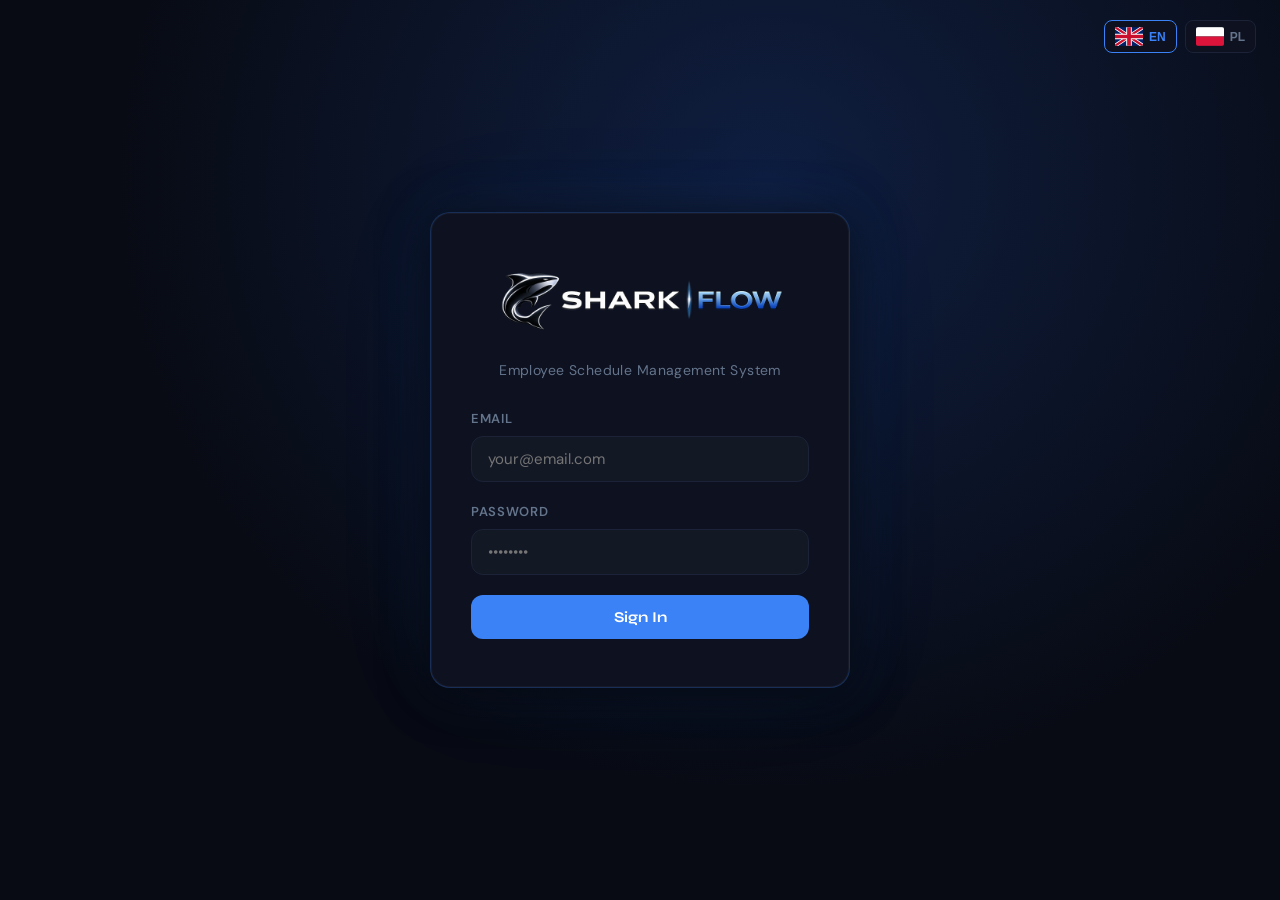
<file: frontend/index.html>
<!DOCTYPE html>
<html lang="en">
<head>
    <meta charset="UTF-8">
    <meta name="viewport" content="width=device-width, initial-scale=1.0">
    <title>SharkFlow</title>

    <!-- Import two fonts from Google Fonts -->
    <!-- Syne — modern, geometric font for headings -->
    <!-- DM Sans — readable font for text -->
    <link rel="preconnect" href="https://fonts.googleapis.com">
    <link href="https://fonts.googleapis.com/css2?family=DM+Sans:wght@400;500;600&family=Syne:wght@700;800&display=swap" rel="stylesheet">

    <link rel="stylesheet" href="assets/css/style.css?v=2">
</head>
<body class="login-page">

    <!-- Przełącznik języka -->
    <div class="login-lang-picker">
        <button type="button" class="login-flag-btn" data-lang="en" onclick="setLoginLang('en')">
            <svg width="28" height="19" viewBox="0 0 60 40" xmlns="http://www.w3.org/2000/svg">
                <rect width="60" height="40" fill="#012169"/>
                <path d="M0,0 L60,40 M60,0 L0,40" stroke="#fff" stroke-width="8"/>
                <path d="M0,0 L60,40 M60,0 L0,40" stroke="#C8102E" stroke-width="5"/>
                <path d="M30,0 V40 M0,20 H60" stroke="#fff" stroke-width="12"/>
                <path d="M30,0 V40 M0,20 H60" stroke="#C8102E" stroke-width="8"/>
            </svg>
            <span>EN</span>
        </button>
        <button type="button" class="login-flag-btn" data-lang="pl" onclick="setLoginLang('pl')">
            <svg width="28" height="19" viewBox="0 0 60 40" xmlns="http://www.w3.org/2000/svg">
                <rect width="60" height="20" fill="#fff"/>
                <rect y="20" width="60" height="20" fill="#DC143C"/>
            </svg>
            <span>PL</span>
        </button>
    </div>

    <div class="login-container">

        <!-- Logo -->
        <div class="login-brand">
            <img src="assets/images/logo.png" alt="SharkFlow" class="login-logo-img">
        </div>
        <p class="login-subtitle" data-i18n="login_subtitle"></p>

        <form id="login-form" class="login-form">
            <div class="form-group">
                <label for="email" data-i18n="label_email">Email</label>
                <input type="email" id="email" placeholder="your@email.com" required>
            </div>
            <div class="form-group">
                <label for="password" data-i18n="label_password">Password</label>
                <input type="password" id="password" placeholder="••••••••" required>
            </div>
            <div id="error-msg" class="error-msg" style="display:none"></div>
            <button type="submit" id="login-btn" class="btn-primary" data-i18n="login_btn">Sign In</button>
        </form>
    </div>

    <!-- Script order is important — api.js must be loaded first since auth.js uses it -->
    <script src="assets/js/api.js"></script>
    <script src="assets/js/translations.js"></script>
    <script>
        function setLoginLang(lang) {
            localStorage.setItem("lang", lang);
            document.querySelectorAll(".login-flag-btn").forEach(btn => {
                btn.classList.toggle("active", btn.dataset.lang === lang);
            });
            applyLanguage();
        }
        document.addEventListener("DOMContentLoaded", () => {
            const lang = localStorage.getItem("lang") || "en";
            setLoginLang(lang);
        });
    </script>
    <script src="assets/js/auth.js"></script>
</body>
</html>
</file>
<file: frontend/assets/css/style.css>
/* ── GLOBAL VARIABLES ────────────────────────────────────────
   Define colors and values once here, use everywhere.
   Change color in one place = change throughout application */
:root {
    --bg: #080b14;
    --bg-card: #0d1120;
    --bg-sidebar: #090d1a;
    --bg-input: #131825;
    --border: #1c2338;
    --accent: #3b82f6;
    --accent-hover: #2563eb;
    --success: #22c55e;
    --warning: #f59e0b;
    --danger: #ef4444;
    --text: #e2e8f0;
    --text-muted: #64748b;
    --radius: 12px;
    --shadow: 0 4px 32px rgba(0,0,0,0.6);
}

/* ── RESET AND BASICS ─────────────────────────────────────────
   Remove default browser styles that differ between
   Chrome, Firefox and Edge */
*, *::before, *::after {
    box-sizing: border-box; /* padding doesn't expand element beyond its width */
    margin: 0;
    padding: 0;
}

body {
    font-family: 'DM Sans', sans-serif;
    background: var(--bg);
    color: var(--text);
    min-height: 100vh;
    line-height: 1.6;
}

/* Syne font only for headings */
h1, h2, h3, .brand-icon {
    font-family: 'Syne', sans-serif;
}

/* ── STRONA LOGOWANIA ───────────────────────────────────────*/

/* Flexbox centruje kartę logowania na środku ekranu */
.login-page {
    display: flex;
    align-items: center;
    justify-content: center;
    min-height: 100vh;
    /* Subtle gradient background instead of flat color */
    background: radial-gradient(ellipse at 60% 20%, #0f1e40 0%, #080b14 60%);
}

.login-container {
    background: var(--bg-card);
    border: 1px solid rgba(59,130,246,0.25);
    border-radius: 20px;
    padding: 48px 40px;
    width: 100%;
    max-width: 420px;
    box-shadow:
        0 4px 48px rgba(0,0,0,0.7),
        0 0 0 1px rgba(255,255,255,0.04) inset,
        0 0 60px rgba(59,130,246,0.1),
        0 0 120px rgba(59,130,246,0.05);
    animation: fadeUp 0.5s ease;
}

.login-lang-picker {
    position: fixed;
    top: 20px;
    right: 24px;
    display: flex;
    gap: 8px;
    z-index: 10;
}

.login-flag-btn {
    display: flex;
    align-items: center;
    gap: 6px;
    background: var(--bg-card);
    border: 1px solid var(--border);
    border-radius: 8px;
    padding: 6px 10px;
    color: var(--text-muted);
    font-size: 12px;
    font-weight: 600;
    cursor: pointer;
    transition: border-color .15s, color .15s;
}

.login-flag-btn svg {
    border-radius: 2px;
    display: block;
    flex-shrink: 0;
}

.login-flag-btn:hover { border-color: var(--accent); color: var(--text); }
.login-flag-btn.active { border-color: var(--accent); color: var(--accent); }

.login-brand {
    display: flex;
    justify-content: center;
    align-items: center;
    height: 90px;
    overflow: hidden;
    margin-bottom: 16px;
}

.login-logo-img {
    max-width: 300px;
    width: 100%;
    height: auto;
    object-fit: contain;
    flex-shrink: 0;
}

.login-subtitle {
    color: var(--text-muted);
    font-size: 14px;
    text-align: center;
    margin-top: -8px;
    margin-bottom: 28px;
    letter-spacing: 0.03em;
}

/* ── FORMULARZE ─────────────────────────────────────────────*/

.login-form {
    display: flex;
    flex-direction: column; /* elementy jeden pod drugim */
    gap: 20px;              /* odstęp między elementami */
}

.form-group {
    display: flex;
    flex-direction: column;
    gap: 6px;
}

.form-group label {
    font-size: 13px;
    font-weight: 600;
    color: var(--text-muted);
    text-transform: uppercase;
    letter-spacing: 0.05em;
}

.form-group input,
.form-group select,
.form-group textarea,
.manage-add-panel input[type="text"],
.manage-add-panel input[type="tel"],
.manage-add-panel input[type="email"] {
    background: var(--bg-input);
    border: 1px solid var(--border);
    border-radius: var(--radius);
    padding: 12px 16px;
    color: var(--text);
    font-family: 'DM Sans', sans-serif;
    font-size: 15px;
    transition: border-color 0.2s;
    outline: none;
}

/* Highlight field when user is typing */
.form-group input:focus,
.form-group select:focus,
.form-group textarea:focus,
.manage-add-panel input:focus {
    border-color: var(--accent);
}

/* ── PRZYCISKI ──────────────────────────────────────────────*/

.btn-primary {
    background: var(--accent);
    color: white;
    border: none;
    border-radius: var(--radius);
    padding: 13px 24px;
    font-family: 'Syne', sans-serif;
    font-size: 15px;
    font-weight: 700;
    cursor: pointer;
    transition: background 0.2s, transform 0.1s;
    width: 100%;
}

.btn-primary:hover {
    background: var(--accent-hover);
    transform: translateY(-1px); /* gentle lift on hover */
}

.btn-primary:disabled {
    opacity: 0.6;
    cursor: not-allowed;
    transform: none;
}

.btn-secondary {
    background: transparent;
    color: var(--text);
    border: 1px solid var(--border);
    border-radius: var(--radius);
    padding: 10px 20px;
    font-family: 'DM Sans', sans-serif;
    font-size: 14px;
    font-weight: 500;
    cursor: pointer;
    transition: border-color 0.2s, background 0.2s;
}

.btn-secondary:hover {
    border-color: var(--accent);
    background: rgba(59,130,246, 0.08);
}

.btn-danger {
    background: transparent;
    color: var(--danger);
    border: 1px solid var(--danger);
    border-radius: var(--radius);
    padding: 8px 16px;
    font-size: 13px;
    cursor: pointer;
    transition: background 0.2s;
}

.btn-danger:hover {
    background: rgba(239, 68, 68, 0.1);
}

/* ── KOMUNIKAT BŁĘDU ────────────────────────────────────────*/

.error-msg {
    background: rgba(239, 68, 68, 0.1);
    border: 1px solid var(--danger);
    color: var(--danger);
    border-radius: var(--radius);
    padding: 12px 16px;
    font-size: 14px;
}

/* ── LAYOUT DASHBOARDU ──────────────────────────────────────*/

/* CSS Grid dzieli ekran na dwie kolumny: wąski sidebar i główna treść */
.app-layout {
    display: grid;
    grid-template-columns: 240px 1fr;
    min-height: 100vh;
}

/* ── SIDEBAR (left navigation panel) ────────────────────────*/

.sidebar {
    background: var(--bg-sidebar);
    border-right: 1px solid var(--border);
    padding: 20px 12px;
    display: flex;
    flex-direction: column;
    gap: 4px;
    position: sticky;
    top: 0;
    height: 100vh;
    overflow-y: auto;
}

.sidebar-brand {
    padding: 0 0 12px;
    margin-bottom: 12px;
    border-bottom: 1px solid var(--border);
    height: 70px;
    overflow: hidden;
    display: flex;
    align-items: center;
    justify-content: center;
}

.sidebar-logo-img {
    max-width: 180px;
    width: 100%;
    height: auto;
    object-fit: contain;
    display: block;
    flex-shrink: 0;
}

.brand-shark-text {
    font-family: 'Syne', sans-serif;
    font-size: 17px;
    font-weight: 800;
    color: #ffffff;
    letter-spacing: 0.04em;
}

.brand-sep {
    font-family: 'Syne', sans-serif;
    font-size: 17px;
    font-weight: 300;
    color: #3b82f6;
    margin: 0 3px;
    opacity: 0.85;
}

.brand-flow-text {
    font-family: 'Syne', sans-serif;
    font-size: 17px;
    font-weight: 800;
    background: linear-gradient(135deg, #93c5fd, #3b82f6);
    -webkit-background-clip: text;
    -webkit-text-fill-color: transparent;
    background-clip: text;
    letter-spacing: 0.04em;
}

/* Login page — większy rozmiar tekstu logo */
.login-brand-text .brand-shark-text,
.login-brand-text .brand-sep,
.login-brand-text .brand-flow-text {
    font-size: 34px;
}

.sidebar-user {
    display: flex;
    align-items: center;
    gap: 10px;
    padding: 10px 12px;
    border-radius: var(--radius);
    background: rgba(59,130,246,0.06);
    border: 1px solid var(--border);
    margin-bottom: 4px;
}

.sidebar-avatar {
    width: 34px;
    height: 34px;
    border-radius: 50%;
    background: linear-gradient(135deg, #3b82f6, #8b5cf6);
    display: flex;
    align-items: center;
    justify-content: center;
    font-family: 'Syne', sans-serif;
    font-size: 13px;
    font-weight: 700;
    color: white;
    flex-shrink: 0;
}

.sidebar-user-info { min-width: 0; }

.sidebar-user-name {
    font-size: 13px;
    font-weight: 600;
    color: var(--text);
    white-space: nowrap;
    overflow: hidden;
    text-overflow: ellipsis;
}

.sidebar-user-role {
    font-size: 11px;
    color: var(--text-muted);
}

/* Single link in sidebar */
.nav-item {
    display: flex;
    align-items: center;
    gap: 12px;
    padding: 11px 14px;
    border-radius: var(--radius);
    cursor: pointer;
    color: var(--text-muted);
    font-size: 14px;
    font-weight: 500;
    transition: all 0.2s;
    border: none;
    background: none;
    width: 100%;
    text-align: left;
}

.nav-item:hover {
    background: rgba(59,130,246,0.08);
    color: var(--text);
}

.nav-item.active {
    background: rgba(59,130,246,0.15);
    color: var(--accent);
    font-weight: 600;
    box-shadow: inset 3px 0 0 var(--accent);
    animation: navGlow 3s ease-in-out infinite;
}

/* Logout button — red and rounded */
.logout-btn {
    background: var(--danger) !important;
    color: white !important;
    border-radius: 50px !important;
    margin-top: 16px;
}

.logout-btn:hover {
    background: #dc2626 !important;
    color: white !important;
}

.nav-icon { font-size: 18px; }

/* Push logout button to the very bottom of sidebar */
.sidebar-spacer { flex: 1; }

/* ── GŁÓWNA TREŚĆ ───────────────────────────────────────────*/

.main-content {
    padding: 32px;
    overflow-y: auto;
}

.page-header {
    display: flex;
    align-items: center;
    justify-content: space-between;
    margin-bottom: 28px;
}

.page-title {
    font-size: 24px;
    font-weight: 800;
    font-family: 'Syne', sans-serif;
    transition: color 0.3s ease, text-shadow 0.3s ease;
}

.page-title.active {
    background: linear-gradient(135deg, var(--text) 0%, var(--accent) 45%, #93c5fd 100%);
    background-size: 200% auto;
    -webkit-background-clip: text;
    -webkit-text-fill-color: transparent;
    background-clip: text;
    animation: gradientShift 5s ease infinite;
}

/* ── KARTY ──────────────────────────────────────────────────*/

.card {
    background: var(--bg-card);
    border: 1px solid rgba(59,130,246,0.35);
    border-radius: 16px;
    padding: 24px;
    margin-bottom: 24px;
    box-shadow:
        0 4px 32px rgba(0,0,0,0.5),
        0 0 0 1px rgba(255,255,255,0.06) inset,
        0 0 30px rgba(59,130,246,0.18),
        0 0 80px rgba(59,130,246,0.10),
        0 0 140px rgba(59,130,246,0.06);
}

/* ── KALENDARZ ──────────────────────────────────────────────*/

.calendar-nav {
    display: flex;
    align-items: center;
    gap: 16px;
    margin-bottom: 20px;
}

.calendar-nav h2 {
    font-size: 20px;
    font-weight: 700;
    min-width: 200px;
    text-align: center;
}

/* Calendar grid — 7 columns (days of week) */
.calendar-grid {
    display: grid;
    grid-template-columns: repeat(7, 1fr);
    gap: 4px;
}

/* Week day headers (Mon, Tue, Wed...) */
.calendar-day-header {
    text-align: center;
    font-size: 12px;
    font-weight: 600;
    color: var(--text-muted);
    text-transform: uppercase;
    padding: 8px 0;
    letter-spacing: 0.05em;
}

/* Single day in calendar */
.calendar-day {
    height: 100px;
    overflow: hidden;
    background: var(--bg-input);
    border: 1px solid var(--border);
    border-radius: 8px;
    padding: 6px;
    cursor: pointer;
    transition: border-color 0.2s, box-shadow 0.2s, transform 0.15s, background 0.2s;
}

.calendar-day:hover {
    border-color: var(--accent);
    background: rgba(59,130,246, 0.07);
    box-shadow: 0 0 0 1px rgba(59,130,246,0.2), 0 4px 16px rgba(59,130,246,0.12);
    transform: translateY(-1px);
}

/* Day from different month — dimmed */
.calendar-day.other-month {
    opacity: 0.3;
}

/* Today's day — highlighted */
.calendar-day.today {
    border-color: var(--accent);
    background: rgba(59,130,246, 0.08);
}

.day-number {
    font-size: 12px;
    font-weight: 600;
    color: var(--text-muted);
    margin-bottom: 4px;
}

.calendar-day.today .day-number {
    color: var(--accent);
}

/* Shift tile inside day */
.shift-chip {
    background: rgba(59,130,246, 0.2);
    border: 1px solid rgba(59,130,246, 0.4);
    border-radius: 4px;
    padding: 2px 6px;
    font-size: 11px;
    margin-bottom: 2px;
    white-space: nowrap;
    overflow: hidden;
    text-overflow: ellipsis; /* "..." when text is too long */
    color: var(--accent);
}

/* "+N more" badge in calendar cell */
.shift-chip-more {
    font-size: 10px;
    font-weight: 600;
    color: var(--text-muted);
    padding: 1px 5px;
    margin-top: 1px;
}

/* ── ANNOUNCEMENTS ──────────────────────────────────*/

.announcement-card {
    background: var(--bg-card);
    border: 1px solid var(--border);
    border-radius: 16px;
    padding: 22px 26px;
    margin-bottom: 16px;
    transition: border-color 0.2s;
}

.announcement-card:hover {
    border-color: var(--accent);
}

.announcement-header {
    display: flex;
    align-items: flex-start;
    justify-content: space-between;
    gap: 12px;
    margin-bottom: 12px;
}

.announcement-title {
    font-family: 'Syne', sans-serif;
    font-size: 16px;
    font-weight: 700;
    color: var(--text);
    margin: 0;
}

.announcement-content {
    font-size: 14px;
    color: var(--text);
    line-height: 1.75;
    white-space: pre-wrap;
    margin: 0 0 16px;
}

.announcement-footer {
    display: flex;
    align-items: center;
    justify-content: space-between;
    gap: 12px;
    flex-wrap: wrap;
    font-size: 12px;
    color: var(--text-muted);
    border-top: 1px solid var(--border);
    padding-top: 12px;
}

/* ── DEPARTMENT TABS ────────────────────────────────*/

.dept-tabs {
    display: none;
    flex-wrap: wrap;
    gap: 8px;
    margin-bottom: 16px;
}

.dept-tab {
    padding: 7px 18px;
    border-radius: 20px;
    border: 1px solid var(--border);
    background: transparent;
    color: var(--text-muted);
    font-family: 'DM Sans', sans-serif;
    font-size: 13px;
    font-weight: 500;
    cursor: pointer;
    transition: border-color 0.2s, color 0.2s, background 0.2s;
}

.dept-tab:hover {
    border-color: var(--accent);
    color: var(--text);
}

.dept-tab.active {
    background: var(--accent);
    border-color: var(--accent);
    color: #fff;
    font-weight: 600;
}

.dept-more-wrap {
    position: relative;
}

.dept-more-btn {
    display: inline-flex;
    align-items: center;
    gap: 7px;
}

.dept-more-dots {
    font-size: 18px;
    letter-spacing: 1px;
    line-height: 1;
    margin-top: -2px;
}

.dept-more-dot {
    width: 9px;
    height: 9px;
    border-radius: 50%;
    display: inline-block;
    flex-shrink: 0;
}

.dept-dropdown {
    position: absolute;
    top: calc(100% + 8px);
    left: 0;
    background: var(--bg-card);
    border: 1px solid var(--border);
    border-radius: 12px;
    padding: 5px;
    min-width: 170px;
    z-index: 60;
    box-shadow: 0 8px 32px rgba(0,0,0,0.4), 0 0 0 1px rgba(255,255,255,0.04) inset;
    opacity: 0;
    transform: translateY(-10px) scale(0.96);
    pointer-events: none;
    transition: opacity 0.18s ease, transform 0.18s ease;
    transform-origin: top left;
}

.dept-more-wrap.open .dept-dropdown {
    opacity: 1;
    transform: translateY(0) scale(1);
    pointer-events: auto;
}

.dept-dropdown-item {
    display: flex;
    align-items: center;
    gap: 10px;
    width: 100%;
    padding: 9px 12px;
    border: none;
    background: transparent;
    border-radius: 8px;
    color: var(--text-muted);
    font-family: 'DM Sans', sans-serif;
    font-size: 13px;
    font-weight: 500;
    cursor: pointer;
    text-align: left;
    transition: background 0.15s, color 0.15s;
}

.dept-dropdown-item:hover {
    background: var(--bg-input);
    color: var(--text);
}

.dept-dropdown-item.active {
    color: var(--accent);
    font-weight: 600;
}

.dept-dd-dot {
    width: 9px;
    height: 9px;
    border-radius: 50%;
    flex-shrink: 0;
}

/* ── CUSTOM DATEPICKER ──────────────────────────────*/

.dp-input-wrap {
    display: flex;
    align-items: stretch;
    background: var(--bg-input);
    border: 1px solid var(--border);
    border-radius: var(--radius);
    overflow: hidden;
    transition: border-color 0.2s;
}

.dp-input-wrap:focus-within {
    border-color: var(--accent);
}

.dp-input-wrap input.dp-input {
    flex: 1;
    background: transparent;
    border: none;
    border-radius: 0;
    padding: 12px 16px;
    color: var(--text);
    font-family: 'DM Sans', sans-serif;
    font-size: 15px;
    outline: none;
    cursor: pointer;
}

.dp-trigger {
    background: none;
    border: none;
    border-left: 1px solid var(--border);
    padding: 0 14px;
    color: var(--text-muted);
    cursor: pointer;
    display: flex;
    align-items: center;
    transition: color 0.2s, background 0.2s;
}

.dp-trigger:hover {
    color: var(--accent);
    background: rgba(59,130,246, 0.08);
}

.dp-popup {
    position: fixed;
    z-index: 300;
    background: var(--bg-card);
    border: 1px solid var(--border);
    border-radius: 16px;
    padding: 16px;
    box-shadow: 0 8px 32px rgba(0, 0, 0, 0.55);
    width: 272px;
    display: none;
    animation: fadeUp 0.2s ease;
}

.dp-popup.active {
    display: block;
}

.dp-header {
    display: flex;
    align-items: center;
    justify-content: space-between;
    margin-bottom: 12px;
}

.dp-month-title {
    font-family: 'Syne', sans-serif;
    font-size: 14px;
    font-weight: 700;
    color: var(--text);
}

.dp-nav-btn {
    background: none;
    border: 1px solid var(--border);
    border-radius: 8px;
    color: var(--text-muted);
    width: 28px;
    height: 28px;
    cursor: pointer;
    font-size: 18px;
    line-height: 1;
    display: flex;
    align-items: center;
    justify-content: center;
    transition: border-color 0.2s, color 0.2s;
}

.dp-nav-btn:hover {
    border-color: var(--accent);
    color: var(--accent);
}

.dp-weekdays {
    display: grid;
    grid-template-columns: repeat(7, 1fr);
    margin-bottom: 4px;
}

.dp-weekdays span {
    text-align: center;
    font-size: 10px;
    font-weight: 600;
    color: var(--text-muted);
    text-transform: uppercase;
    padding: 4px 0;
    letter-spacing: 0.04em;
}

.dp-days {
    display: grid;
    grid-template-columns: repeat(7, 1fr);
    gap: 2px;
}

.dp-day {
    aspect-ratio: 1;
    display: flex;
    align-items: center;
    justify-content: center;
    font-size: 13px;
    border-radius: 8px;
    cursor: pointer;
    color: var(--text);
    background: none;
    border: 1px solid transparent;
    transition: background 0.15s, color 0.15s, border-color 0.15s;
    font-family: 'DM Sans', sans-serif;
}

.dp-day:hover {
    background: rgba(59,130,246, 0.15);
    color: var(--accent);
}

.dp-day.today {
    border-color: var(--accent);
    color: var(--accent);
    font-weight: 600;
}

.dp-day.selected {
    background: var(--accent);
    color: #fff;
    border-color: var(--accent);
    font-weight: 600;
}

.dp-day.other-month {
    color: var(--text-muted);
    opacity: 0.35;
    pointer-events: none;
}

/* ── CUSTOM TIMEPICKER ──────────────────────────────*/

.tp-popup {
    position: fixed;
    z-index: 300;
    background: var(--bg-card);
    border: 1px solid var(--border);
    border-radius: 16px;
    padding: 16px;
    box-shadow: 0 8px 32px rgba(0, 0, 0, 0.55);
    width: 300px;
    display: none;
    animation: fadeUp 0.2s ease;
}

.tp-popup.active { display: block; }

.tp-display {
    font-family: 'Syne', sans-serif;
    font-size: 30px;
    font-weight: 800;
    color: var(--accent);
    text-align: center;
    letter-spacing: 0.08em;
    background: rgba(59,130,246, 0.08);
    border-radius: 10px;
    padding: 8px 0;
    margin-bottom: 14px;
    font-variant-numeric: tabular-nums lining-nums;
    font-feature-settings: "tnum";
}

.tp-body {
    display: grid;
    grid-template-columns: 1fr 1px 1fr;
    gap: 10px;
    align-items: start;
}

.tp-divider {
    background: var(--border);
    align-self: stretch;
}

.tp-col-label {
    font-size: 10px;
    font-weight: 600;
    color: var(--text-muted);
    text-transform: uppercase;
    letter-spacing: 0.05em;
    text-align: center;
    margin-bottom: 6px;
}

.tp-grid-hours {
    display: grid;
    grid-template-columns: repeat(4, 1fr);
    gap: 2px;
}

.tp-grid-mins {
    display: grid;
    grid-template-columns: repeat(3, 1fr);
    gap: 2px;
}

.tp-cell {
    padding: 6px 4px;
    text-align: center;
    font-size: 12px;
    font-family: 'DM Sans', sans-serif;
    border-radius: 6px;
    cursor: pointer;
    color: var(--text);
    background: none;
    border: 1px solid transparent;
    transition: background 0.15s, color 0.15s;
}

.tp-cell:hover {
    background: rgba(59,130,246, 0.15);
    color: var(--accent);
}

.tp-cell.selected {
    background: var(--accent);
    color: #fff;
    font-weight: 600;
}

/* ── COLOR SWATCH PICKER ────────────────────────────*/

.color-swatch-picker {
    display: flex;
    flex-wrap: wrap;
    gap: 8px;
    padding: 12px 14px;
    background: var(--bg-input);
    border: 1px solid var(--border);
    border-radius: var(--radius);
}

.color-swatch {
    width: 30px;
    height: 30px;
    border-radius: 50%;
    border: 2px solid transparent;
    cursor: pointer;
    transition: transform 0.15s, box-shadow 0.15s;
    flex-shrink: 0;
    outline: none;
}

.color-swatch:hover {
    transform: scale(1.2);
}

.color-swatch.selected {
    border-color: #fff;
    box-shadow: 0 0 0 2px rgba(255, 255, 255, 0.25);
    transform: scale(1.15);
}

/* ── DAY DETAIL MODAL ───────────────────────────────*/

.modal-day {
    max-width: 520px;
}

.day-modal-list {
    max-height: 360px;
    overflow-y: auto;
}

.day-shift-row {
    display: flex;
    align-items: center;
    justify-content: space-between;
    gap: 12px;
    padding: 12px 0;
    border-bottom: 1px solid var(--border);
}

.day-shift-row:last-child {
    border-bottom: none;
}

.day-shift-left {
    display: flex;
    align-items: center;
    gap: 12px;
    min-width: 0;
}

.day-shift-indicator {
    width: 4px;
    height: 36px;
    border-radius: 2px;
    flex-shrink: 0;
}

.day-shift-name {
    font-weight: 600;
    font-size: 14px;
    color: var(--text);
}

.day-shift-time {
    font-size: 12px;
    color: var(--text-muted);
    margin-top: 2px;
    display: flex;
    align-items: center;
    gap: 6px;
    flex-wrap: wrap;
}

.day-pos-badge {
    display: inline-block;
    padding: 1px 8px;
    border-radius: 20px;
    font-size: 11px;
    font-weight: 600;
    border: 1px solid;
}

.day-shift-note {
    font-size: 11px;
    color: var(--text-muted);
    font-style: italic;
}

.day-colleagues-header {
    margin: 16px 0 8px;
    padding: 6px 0;
    font-size: 11px;
    font-weight: 700;
    letter-spacing: 0.06em;
    text-transform: uppercase;
    color: var(--text-muted);
    border-top: 1px solid var(--border);
}

/* ── EMPLOYEE TABLE ───────────────────────────────*/

.table {
    width: 100%;
    border-collapse: collapse; /* remove spacing between cells */
    font-size: 14px;
}

.table th {
    text-align: left;
    padding: 12px 16px;
    color: var(--text-muted);
    font-size: 12px;
    text-transform: uppercase;
    letter-spacing: 0.05em;
    border-bottom: 1px solid var(--border);
}

.table td {
    padding: 14px 16px;
    border-bottom: 1px solid var(--border);
    vertical-align: middle;
}

.table tr:last-child td {
    border-bottom: none;
}

.table tr:hover td {
    background: rgba(255,255,255,0.02);
}

/* ── EMPLOYEE LABELS ──────────────────────────────────*/

/* Colored label e.g. "Operator" — color set dynamically by JS */
.label-badge {
    display: inline-block;
    padding: 3px 10px;
    border-radius: 20px;
    font-size: 12px;
    font-weight: 600;
    background: rgba(59,130,246, 0.15);
    color: var(--accent);
}

/* ── STATUS PRÓŚB ───────────────────────────────────────────*/

.status-badge {
    display: inline-block;
    padding: 4px 12px;
    border-radius: 20px;
    font-size: 12px;
    font-weight: 600;
}

.status-pending  { background: rgba(245,158,11,0.15); color: var(--warning); border: 1px solid rgba(245,158,11,0.25); }
.status-approved { background: rgba(34,197,94,0.15);  color: var(--success); border: 1px solid rgba(34,197,94,0.25);  }
.status-rejected { background: rgba(239,68,68,0.15);  color: var(--danger);  border: 1px solid rgba(239,68,68,0.25);  }

/* ── REQUESTS ────────────────────────────────────────*/

.req-card {
    display: flex;
    background: var(--bg-card);
    border: 1px solid rgba(59,130,246,0.2);
    border-radius: 14px;
    overflow: hidden;
    margin-bottom: 12px;
    transition: border-color 0.2s;
    box-shadow:
        0 2px 16px rgba(0,0,0,0.4),
        0 0 0 1px rgba(255,255,255,0.04) inset,
        0 0 24px rgba(59,130,246,0.08);
}

.req-card:hover {
    border-color: var(--accent);
}

.req-card-stripe {
    width: 4px;
    flex-shrink: 0;
}

.req-card-body {
    flex: 1;
    padding: 16px 20px;
    display: flex;
    flex-direction: column;
    gap: 8px;
    min-width: 0;
}

.req-card-top {
    display: flex;
    align-items: center;
    gap: 10px;
    flex-wrap: wrap;
}

.req-type-icon {
    display: inline-flex;
    align-items: center;
    margin-right: 7px;
    opacity: 0.75;
    vertical-align: middle;
}

.req-card-type {
    display: inline-flex;
    align-items: center;
    font-size: 14px;
    font-weight: 700;
    color: var(--text);
}

.req-card-meta {
    display: flex;
    flex-wrap: wrap;
    align-items: center;
    gap: 12px;
    font-size: 13px;
    color: var(--text-muted);
}

.req-card-emp {
    font-weight: 600;
    color: var(--text);
}

.req-card-dates {
    display: flex;
    align-items: center;
    gap: 5px;
}

.req-card-days {
    background: var(--bg-input);
    border: 1px solid var(--border);
    border-radius: 6px;
    padding: 1px 7px;
    font-size: 11px;
    font-weight: 600;
    margin-left: 2px;
}

.req-card-reason {
    font-style: italic;
    font-size: 12px;
    overflow: hidden;
    text-overflow: ellipsis;
    white-space: nowrap;
    max-width: 360px;
}

.req-card-actions {
    display: flex;
    gap: 8px;
    flex-wrap: wrap;
    margin-top: 4px;
}

.req-action-btn {
    padding: 5px 14px;
    border-radius: 8px;
    border: 1px solid var(--border);
    background: transparent;
    color: var(--text-muted);
    font-size: 12px;
    font-weight: 600;
    cursor: pointer;
    font-family: 'DM Sans', sans-serif;
    transition: background 0.15s, color 0.15s, border-color 0.15s;
    position: relative;
    overflow: hidden;
}

.req-card-times {
    display: inline-flex;
    align-items: center;
    gap: 5px;
    background: var(--bg-input);
    border: 1px solid var(--border);
    border-radius: 6px;
    padding: 1px 8px;
    font-size: 12px;
    font-weight: 600;
    color: var(--text);
}

.req-time-label {
    font-size: 11px;
    font-weight: 700;
    color: var(--text-muted);
    text-transform: uppercase;
    letter-spacing: 0.07em;
    margin-bottom: 10px;
    padding-bottom: 8px;
    border-bottom: 1px solid var(--border);
}

.req-time-row {
    display: flex;
    align-items: flex-end;
    gap: 8px;
}

.req-time-row .form-group {
    flex: 1;
    min-width: 0;
}

.req-time-row .dp-input-wrap input.dp-input {
    padding: 10px 8px;
    min-width: 0;
    width: 0;
}

.req-time-arrow {
    color: var(--text-muted);
    font-size: 16px;
    padding-bottom: 10px;
    flex-shrink: 0;
}

.req-action-btn:hover { background: var(--bg-input); color: var(--text); border-color: var(--accent); }
.req-approve-btn { border-color: rgba(34,197,94,0.35); color: var(--success); }
.req-approve-btn:hover { background: rgba(34,197,94,0.12); border-color: var(--success); }
.req-reject-btn  { border-color: rgba(239,68,68,0.35);  color: var(--danger); }
.req-reject-btn:hover  { background: rgba(239,68,68,0.12);  border-color: var(--danger); }

/* Request detail modal */
.req-detail-header {
    display: flex;
    align-items: center;
    justify-content: space-between;
    padding: 14px 18px;
    border-radius: 10px;
    border: 1px solid;
    margin-bottom: 20px;
}

.req-detail-type {
    font-size: 15px;
    font-weight: 700;
    color: var(--text);
}

.req-detail-grid {
    display: grid;
    grid-template-columns: 1fr 1fr;
    gap: 16px;
    margin-bottom: 8px;
}

.req-detail-item {
    display: flex;
    flex-direction: column;
    gap: 4px;
}

.req-detail-label {
    font-size: 11px;
    font-weight: 600;
    color: var(--text-muted);
    text-transform: uppercase;
    letter-spacing: 0.07em;
}

.req-detail-value {
    font-size: 14px;
    color: var(--text);
    line-height: 1.5;
}

/* ── MODAL (dialog box) ─────────────────────────────*/

/* Dark background behind modal */
.modal-overlay {
    display: none;
    position: fixed;
    inset: 0;
    background: rgba(0,0,0,0.6);
    backdrop-filter: blur(4px);
    z-index: 100;
    align-items: flex-start;
    justify-content: center;
    overflow-y: auto;
    padding: 24px 16px;
}

.modal-overlay.active {
    display: flex;
    animation: fadeIn 0.2s ease both;
}

@keyframes fadeIn {
    from { opacity: 0; }
    to   { opacity: 1; }
}

.modal {
    background: var(--bg-card);
    border: 1px solid rgba(59,130,246,0.25);
    border-radius: 20px;
    padding: 32px;
    width: 100%;
    max-width: 480px;
    margin: auto;
    box-shadow:
        0 4px 32px rgba(0,0,0,0.6),
        0 0 0 1px rgba(255,255,255,0.04) inset,
        0 0 40px rgba(59,130,246,0.08),
        0 0 80px rgba(59,130,246,0.04);
    animation: modalEnter 0.38s cubic-bezier(0.34, 1.42, 0.64, 1) both;
}

@keyframes modalEnter {
    from { opacity: 0; transform: translateY(24px) scale(0.96); }
    to   { opacity: 1; transform: translateY(0)   scale(1); }
}

.modal-wide {
    max-width: 700px;
    width: 95vw;
}

.modal-xl {
    max-width: 960px;
    width: 96vw;
}

/* ── EMPLOYEE SCHEDULE MODAL ───────────────────────────────── */
.emp-sched-header {
    display: flex;
    align-items: center;
    justify-content: space-between;
    margin-bottom: 20px;
}

.emp-sched-identity {
    display: flex;
    align-items: center;
    gap: 14px;
}

.emp-sched-avatar {
    width: 46px;
    height: 46px;
    border-radius: 50%;
    background: linear-gradient(135deg, var(--accent) 0%, #6366f1 100%);
    display: flex;
    align-items: center;
    justify-content: center;
    font-family: 'Syne', sans-serif;
    font-weight: 700;
    font-size: 18px;
    color: #fff;
    flex-shrink: 0;
}

.emp-sched-name {
    font-family: 'Syne', sans-serif;
    font-size: 20px;
    font-weight: 700;
    color: var(--text);
}

.emp-sched-subtitle {
    font-size: 12px;
    color: var(--text-muted);
    margin-top: 2px;
}

.emp-sched-stats-bar {
    display: flex;
    gap: 12px;
    margin-bottom: 20px;
    flex-wrap: wrap;
}

.emp-sched-stat {
    flex: 1;
    min-width: 100px;
    background: var(--bg-secondary, var(--bg-input));
    border: 1px solid var(--border);
    border-radius: 12px;
    padding: 12px 16px;
}

.emp-sched-stat-val {
    font-family: 'Syne', sans-serif;
    font-size: 22px;
    font-weight: 700;
    color: var(--accent);
    font-variant-numeric: tabular-nums lining-nums;
}

.emp-sched-stat-lbl {
    font-size: 11px;
    color: var(--text-muted);
    margin-top: 2px;
    text-transform: uppercase;
    letter-spacing: .04em;
}

.emp-sched-nav {
    display: flex;
    align-items: center;
    justify-content: center;
    gap: 16px;
    margin-bottom: 16px;
}

.emp-sched-month-title {
    font-family: 'Syne', sans-serif;
    font-size: 16px;
    font-weight: 700;
    min-width: 180px;
    text-align: center;
    color: var(--text);
}

.emp-sched-nav-btn {
    background: var(--bg-input);
    border: 1px solid var(--border);
    color: var(--text-muted);
    border-radius: 8px;
    width: 32px;
    height: 32px;
    display: flex;
    align-items: center;
    justify-content: center;
    cursor: pointer;
    transition: border-color 0.15s, color 0.15s;
}

.emp-sched-nav-btn:hover {
    border-color: var(--accent);
    color: var(--accent);
}

.emp-sched-grid {
    display: grid;
    grid-template-columns: repeat(7, 1fr);
    gap: 4px;
    margin-bottom: 16px;
}

.emp-sched-day-header {
    text-align: center;
    font-size: 11px;
    font-weight: 600;
    color: var(--text-muted);
    text-transform: uppercase;
    letter-spacing: .05em;
    padding: 6px 0;
}

.emp-sched-cell {
    background: var(--bg-input);
    border: 1px solid var(--border);
    border-radius: 10px;
    padding: 8px;
    min-height: 80px;
    display: flex;
    flex-direction: column;
    gap: 3px;
    transition: border-color 0.15s;
}

.emp-sched-cell.other-month {
    background: transparent;
    border-color: transparent;
}

.emp-sched-cell.today {
    border-color: var(--accent);
    box-shadow: 0 0 0 1px var(--accent)44;
}

.emp-sched-cell.has-shift {
    border-color: var(--border);
    background: rgba(59,130,246,0.05);
}

.emp-sched-day-num {
    font-size: 12px;
    font-weight: 600;
    color: var(--text-muted);
    margin-bottom: 2px;
}

.emp-sched-cell.today .emp-sched-day-num {
    color: var(--accent);
}

.emp-sched-chip {
    font-size: 10px;
    font-weight: 600;
    padding: 2px 6px;
    border-radius: 5px;
    border-left: 3px solid;
    white-space: nowrap;
    overflow: hidden;
    text-overflow: ellipsis;
}

.emp-sched-legend {
    display: flex;
    gap: 20px;
    flex-wrap: wrap;
    padding-top: 12px;
    border-top: 1px solid var(--border);
}

.emp-sched-legend-item {
    display: flex;
    align-items: center;
    gap: 6px;
    font-size: 12px;
    color: var(--text-muted);
}

.emp-sched-legend-dot {
    width: 8px;
    height: 8px;
    border-radius: 50%;
    flex-shrink: 0;
}

.ds-summary-grid {
    display: grid;
    grid-template-columns: repeat(3, 1fr);
    gap: 12px;
    margin-bottom: 24px;
}

.ds-table-wrap {
    overflow-x: auto;
    -webkit-overflow-scrolling: touch;
}

.modal-header {
    display: flex;
    align-items: center;
    justify-content: space-between;
    margin-bottom: 24px;
}

.modal-title {
    font-family: 'Syne', sans-serif;
    font-size: 20px;
    font-weight: 700;
}

.modal-close {
    background: none;
    border: none;
    color: var(--text-muted);
    font-size: 24px;
    cursor: pointer;
    line-height: 1;
}

.modal-close:hover { color: var(--text); }

.modal-footer {
    display: flex;
    gap: 12px;
    justify-content: flex-end;
    margin-top: 24px;
}

/* ── CUSTOM NOTIFICATION MODAL ─────────────────────────────*/

.notification-modal {
    text-align: center;
    max-width: 400px;
}

.notification-icon {
    font-size: 48px;
    margin-bottom: 16px;
}

.notification-title {
    font-size: 20px;
    font-weight: 700;
    color: var(--text);
    margin-bottom: 8px;
}

.notification-message {
    font-size: 15px;
    color: var(--text-muted);
    margin-bottom: 24px;
    line-height: 1.5;
}

/* ── POWIADOMIENIA ──────────────────────────────────────────*/

.notif-badge {
    background: var(--danger);
    color: white;
    border-radius: 50%;
    width: 18px;
    height: 18px;
    font-size: 11px;
    display: inline-flex;
    align-items: center;
    justify-content: center;
    margin-left: auto;
    position: relative;
}

.notif-badge::after {
    content: '';
    position: absolute;
    inset: -2px;
    border-radius: 50%;
    border: 2px solid var(--danger);
    animation: pulseRing 2.2s ease-out infinite;
    pointer-events: none;
}

.notif-item {
    background: var(--bg-card);
    border: 1px solid rgba(59,130,246,0.2);
    border-radius: 14px;
    padding: 16px 20px;
    margin-bottom: 12px;
    font-size: 14px;
    transition: border-color 0.2s;
    box-shadow:
        0 2px 16px rgba(0,0,0,0.4),
        0 0 0 1px rgba(255,255,255,0.04) inset,
        0 0 24px rgba(59,130,246,0.08);
}

.notif-item:hover {
    border-color: var(--accent);
}

.notif-item.unread {
    color: var(--text);
    border-color: rgba(59,130,246,0.35);
}

.notif-item.read {
    color: var(--text-muted);
    opacity: 0.75;
}

.notif-time {
    font-size: 12px;
    color: var(--text-muted);
    margin-top: 6px;
}


/* ── STATYSTYKI ─────────────────────────────────────────────*/

.stats-grid {
    display: grid;
    grid-template-columns: repeat(auto-fill, minmax(200px, 1fr));
    gap: 16px;
    margin-bottom: 24px;
}

.stat-card {
    background: var(--bg-card);
    border: 1px solid rgba(59,130,246,0.35);
    border-radius: 16px;
    padding: 20px 24px;
    cursor: pointer;
    transition: all 0.3s ease;
    box-shadow:
        0 4px 32px rgba(0,0,0,0.5),
        0 0 0 1px rgba(255,255,255,0.06) inset,
        0 0 30px rgba(59,130,246,0.18),
        0 0 80px rgba(59,130,246,0.10),
        0 0 140px rgba(59,130,246,0.06);
}

.stat-card:hover {
    background: rgba(59,130,246,0.14);
    transform: translateY(-3px);
    border-color: var(--accent);
    transform: translateY(-4px);
    box-shadow:
        0 8px 32px rgba(0,0,0,0.5),
        0 0 0 1px rgba(255,255,255,0.08) inset,
        0 0 40px rgba(59,130,246,0.28),
        0 0 100px rgba(59,130,246,0.15);
}

.stat-value {
    font-family: 'Syne', sans-serif;
    font-size: 36px;
    font-weight: 800;
    color: var(--accent);
    font-variant-numeric: tabular-nums lining-nums;
    letter-spacing: 0.01em;
    line-height: 1.2;
    display: inline-block;
}

.stat-label {
    font-size: 14px;
    font-weight: 600;
    color: var(--text);
    margin-top: 8px;
}

/* ── STATS DASHBOARD ────────────────────────────────────────*/

.stats-month-nav {
    display: flex;
    align-items: center;
    gap: 8px;
}

.stats-month-label {
    font-family: 'Syne', sans-serif;
    font-size: 14px;
    font-weight: 700;
    min-width: 130px;
    text-align: center;
    color: var(--text);
}

.stats-kpi-row {
    display: grid;
    grid-template-columns: repeat(4, 1fr);
    gap: 14px;
    margin-bottom: 20px;
}

.stats-kpi-card {
    background: var(--bg-card);
    border: 1px solid var(--border);
    border-radius: 16px;
    padding: 18px 20px;
    position: relative;
    overflow: hidden;
    transition: border-color 0.2s, transform 0.2s;
}

.stats-kpi-card::before {
    content: "";
    position: absolute;
    inset: 0;
    border-radius: 16px;
    opacity: 0;
    transition: opacity 0.2s;
}

.stats-kpi-card:hover { transform: translateY(-2px); }
.stats-kpi-card:hover::before { opacity: 1; }

.stats-kpi-card.kpi-blue  { border-color: rgba(59,130,246,.35); }
.stats-kpi-card.kpi-blue::before  { background: rgba(59,130,246,.04); }
.stats-kpi-card.kpi-blue  .stats-kpi-icon { background: rgba(59,130,246,.15); color: #3b82f6; }
.stats-kpi-card.kpi-blue  .stats-kpi-val  { color: #3b82f6; }

.stats-kpi-card.kpi-violet { border-color: rgba(139,92,246,.35); }
.stats-kpi-card.kpi-violet::before { background: rgba(139,92,246,.04); }
.stats-kpi-card.kpi-violet .stats-kpi-icon { background: rgba(139,92,246,.15); color: #8b5cf6; }
.stats-kpi-card.kpi-violet .stats-kpi-val  { color: #8b5cf6; }

.stats-kpi-card.kpi-teal { border-color: rgba(20,184,166,.35); }
.stats-kpi-card.kpi-teal::before { background: rgba(20,184,166,.04); }
.stats-kpi-card.kpi-teal .stats-kpi-icon { background: rgba(20,184,166,.15); color: #14b8a6; }
.stats-kpi-card.kpi-teal .stats-kpi-val  { color: #14b8a6; }

.stats-kpi-card.kpi-green { border-color: rgba(34,197,94,.35); }
.stats-kpi-card.kpi-green::before { background: rgba(34,197,94,.04); }
.stats-kpi-card.kpi-green .stats-kpi-icon { background: rgba(34,197,94,.15); color: #22c55e; }
.stats-kpi-card.kpi-green .stats-kpi-val  { color: #22c55e; }

.stats-kpi-header {
    display: flex;
    align-items: center;
    justify-content: space-between;
    margin-bottom: 12px;
}

.stats-kpi-icon {
    width: 36px;
    height: 36px;
    border-radius: 10px;
    display: flex;
    align-items: center;
    justify-content: center;
    flex-shrink: 0;
}

.stats-kpi-delta {
    font-size: 11px;
    font-weight: 600;
    padding: 2px 7px;
    border-radius: 20px;
}

.stats-kpi-delta.up   { background: rgba(34,197,94,.15); color: #22c55e; }
.stats-kpi-delta.down { background: rgba(239,68,68,.15);  color: #ef4444; }
.stats-kpi-delta.neutral { background: var(--bg-input); color: var(--text-muted); }

.stats-kpi-val {
    font-family: 'Syne', sans-serif;
    font-size: 30px;
    font-weight: 800;
    line-height: 1;
    margin-bottom: 4px;
    font-variant-numeric: tabular-nums lining-nums;
}

.stats-kpi-label {
    font-size: 12px;
    color: var(--text-muted);
    font-weight: 500;
}

.stats-charts-row {
    display: grid;
    grid-template-columns: 1fr 1fr;
    gap: 16px;
    margin-bottom: 24px;
}

.stats-chart-card {
    padding: 20px 24px;
}

.stats-chart-title {
    font-size: 13px;
    font-weight: 700;
    color: var(--text);
    text-transform: uppercase;
    letter-spacing: .05em;
    margin-bottom: 16px;
}

.stats-chart-wrap {
    position: relative;
    height: 220px;
}

.stats-section-label {
    font-size: 12px;
    font-weight: 700;
    color: var(--text-muted);
    text-transform: uppercase;
    letter-spacing: .06em;
    margin-bottom: 14px;
}

/* ── ANIMACJE ───────────────────────────────────────────────*/

@keyframes fadeUp {
    from { opacity: 0; transform: translateY(16px); }
    to   { opacity: 1; transform: translateY(0); }
}

@keyframes viewEnter {
    from { opacity: 0; transform: translateY(10px); }
    to   { opacity: 1; transform: translateY(0); }
}

@keyframes popIn {
    0%   { opacity: 0; transform: scale(0.82); }
    65%  { transform: scale(1.05); }
    100% { opacity: 1; transform: scale(1); }
}

@keyframes slideInLeft {
    from { opacity: 0; transform: translateX(-10px); }
    to   { opacity: 1; transform: translateX(0); }
}

@keyframes pulseRing {
    0%   { transform: scale(1);   opacity: 0.7; }
    70%  { transform: scale(2.1); opacity: 0; }
    100% { transform: scale(2.1); opacity: 0; }
}

@keyframes rippleAnim {
    to { transform: scale(20); opacity: 0; }
}

@keyframes gradientShift {
    0%   { background-position: 0%   50%; }
    50%  { background-position: 100% 50%; }
    100% { background-position: 0%   50%; }
}

@keyframes shimmer {
    0%   { background-position: -200% 0; }
    100% { background-position:  200% 0; }
}

@keyframes navGlow {
    0%, 100% { box-shadow: 0 0 8px rgba(59,130,246,0.25); }
    50%       { box-shadow: 0 0 18px rgba(59,130,246,0.5); }
}

/* View transition */
.view-entering {
    animation: viewEnter 0.35s cubic-bezier(0.16, 1, 0.3, 1) both;
}

/* Stagger helpers */
.stagger-pop {
    animation: popIn 0.28s cubic-bezier(0.34, 1.56, 0.64, 1) both;
}

.stagger-slide {
    animation: slideInLeft 0.25s ease both;
}

/* Ripple */
.btn-primary,
.btn-secondary,
.btn-danger,
.dept-tab {
    position: relative;
    overflow: hidden;
}

.btn-ripple {
    position: absolute;
    width: 6px;
    height: 6px;
    margin: -3px;
    border-radius: 50%;
    background: rgba(255, 255, 255, 0.4);
    animation: rippleAnim 0.55s ease-out forwards;
    pointer-events: none;
}

/* ── SETTINGS MODAL ─────────────────────────────────────────*/

.modal-settings {
    max-height: 92vh;
    display: flex;
    flex-direction: column;
    padding: 28px;
}

.modal-settings form {
    overflow-y: auto;
    flex: 1;
    padding-right: 4px;
}

.modal-settings form::-webkit-scrollbar { width: 4px; }
.modal-settings form::-webkit-scrollbar-thumb { background: var(--border); border-radius: 2px; }

/* ── LANGUAGE PICKER ────────────────────────────────────────*/

.lang-picker {
    display: flex;
    gap: 10px;
    margin-top: 6px;
}

.lang-option {
    display: flex;
    flex-direction: column;
    align-items: center;
    gap: 8px;
    padding: 12px 16px;
    border-radius: 12px;
    border: 2px solid var(--border);
    background: var(--bg-input);
    color: var(--text-muted);
    cursor: pointer;
    transition: border-color .2s, background .2s, color .2s;
    flex: 1;
}

.lang-option:hover {
    border-color: var(--accent);
    background: rgba(59,130,246,.08);
    color: var(--text);
}

.lang-option.active {
    border-color: var(--accent);
    background: rgba(59,130,246,.15);
    color: var(--accent);
}

.lang-flag {
    width: 44px;
    height: 30px;
    border-radius: 4px;
    overflow: hidden;
    display: block;
    flex-shrink: 0;
}

.lang-name {
    font-size: 13px;
    font-weight: 600;
}

/* ── SHIFT MODAL TABS ───────────────────────────────────────*/

.shift-tabs {
    display: grid;
    grid-template-columns: 1fr 1fr;
    gap: 4px;
    background: var(--bg-input);
    border-radius: 10px;
    padding: 4px;
    margin-bottom: 22px;
}

.shift-tab {
    background: none;
    border: none;
    border-radius: 7px;
    padding: 9px 12px;
    color: var(--text-muted);
    font-size: 13px;
    font-weight: 600;
    cursor: pointer;
    text-align: center;
    transition: background .15s, color .15s;
    letter-spacing: .02em;
}

.shift-tab:hover { color: var(--text); }

.shift-tab.active {
    background: var(--accent);
    color: #fff;
}

/* ── RECURRING SHIFT CALENDAR ────────────────────────────────*/

.recur-cal-section {
    margin-top: 20px;
    border-top: 1px solid var(--border);
    padding-top: 16px;
}

.recur-section-label {
    font-size: 12px;
    font-weight: 600;
    color: var(--text-muted);
    text-transform: uppercase;
    letter-spacing: .05em;
    margin-bottom: 12px;
}

.recur-cal-header {
    display: flex;
    align-items: center;
    justify-content: space-between;
    margin-bottom: 10px;
}

.recur-cal-title {
    font-family: 'Syne', sans-serif;
    font-size: 14px;
    font-weight: 700;
}

.recur-cal-nav {
    background: none;
    border: 1px solid var(--border);
    color: var(--text-muted);
    border-radius: 6px;
    width: 28px;
    height: 28px;
    cursor: pointer;
    font-size: 16px;
    display: flex;
    align-items: center;
    justify-content: center;
    transition: border-color .15s, color .15s;
    line-height: 1;
}

.recur-cal-nav:hover { border-color: var(--accent); color: var(--accent); }

.recur-cal-weekdays {
    display: grid;
    grid-template-columns: repeat(7, 1fr);
    gap: 4px;
    margin-bottom: 4px;
}

.recur-cal-weekdays span {
    text-align: center;
    font-size: 11px;
    font-weight: 600;
    color: var(--text-muted);
    text-transform: uppercase;
    padding: 4px 0;
}

.recur-cal-grid {
    display: grid;
    grid-template-columns: repeat(7, 1fr);
    gap: 4px;
}

.recur-day-cell {
    aspect-ratio: 1;
    display: flex;
    align-items: center;
    justify-content: center;
    border-radius: 8px;
    font-size: 13px;
    font-weight: 500;
    cursor: pointer;
    border: 1px solid var(--border);
    color: var(--text);
    transition: background .1s, border-color .1s, color .1s;
    user-select: none;
}

.recur-day-cell:hover { border-color: var(--accent); color: var(--accent); }

.recur-day-cell.selected {
    background: var(--accent);
    border-color: var(--accent);
    color: #fff;
}

.recur-day-cell.empty { border: none; cursor: default; pointer-events: none; }

.recur-selected-count {
    font-size: 12px;
    color: var(--text-muted);
    text-align: center;
    margin-top: 10px;
    min-height: 18px;
}

/* ── MANAGE MODAL TABS ──────────────────────────────────────*/

.manage-tabs {
    display: grid;
    grid-template-columns: repeat(3, 1fr);
    gap: 4px;
    background: var(--bg-input);
    border-radius: 10px;
    padding: 4px;
    margin-bottom: 22px;
}

.manage-tab {
    background: none;
    border: none;
    border-radius: 7px;
    padding: 9px 12px;
    color: var(--text-muted);
    font-size: 13px;
    font-weight: 600;
    cursor: pointer;
    text-align: center;
    transition: background .15s, color .15s;
    letter-spacing: .02em;
}

.manage-tab:hover { color: var(--text); }

.manage-tab.active {
    background: var(--accent);
    color: #fff;
}

.manage-tab-content {
    display: grid;
    grid-template-columns: 200px 1fr;
    gap: 18px;
    min-height: 220px;
}

.manage-add-panel {
    background: var(--bg-input);
    border: 1px solid var(--border);
    border-radius: 12px;
    padding: 16px;
    display: flex;
    flex-direction: column;
    gap: 10px;
}

.manage-panel-label {
    font-size: 11px;
    font-weight: 700;
    text-transform: uppercase;
    letter-spacing: .06em;
    color: var(--text-muted);
    margin-bottom: 2px;
}

.manage-list-panel {
    overflow-y: auto;
    max-height: 320px;
}

/* ── CUSTOM SELECT ──────────────────────────────────────────*/

.cs-wrap {
    position: relative;
}

.cs-trigger {
    display: flex;
    align-items: center;
    justify-content: space-between;
    width: 100%;
    background: var(--bg-input);
    border: 1px solid var(--border);
    border-radius: var(--radius);
    padding: 12px 16px;
    color: var(--text);
    font-family: 'DM Sans', sans-serif;
    font-size: 15px;
    cursor: pointer;
    text-align: left;
    transition: border-color 0.2s;
    outline: none;
    gap: 8px;
}

.cs-trigger:hover,
.cs-wrap.open .cs-trigger {
    border-color: var(--accent);
}

.cs-wrap.open .cs-trigger {
    border-bottom-left-radius: 4px;
    border-bottom-right-radius: 4px;
}

.cs-display {
    flex: 1;
    overflow: hidden;
    text-overflow: ellipsis;
    white-space: nowrap;
}

.cs-arrow {
    color: var(--text-muted);
    flex-shrink: 0;
    transition: transform 0.2s;
}

.cs-wrap.open .cs-arrow {
    transform: rotate(180deg);
    color: var(--accent);
}

.cs-list {
    display: none;
    position: absolute;
    top: calc(100% - 1px);
    left: 0;
    right: 0;
    background: var(--bg-card);
    border: 1px solid var(--accent);
    border-top: none;
    border-radius: 0 0 var(--radius) var(--radius);
    z-index: 400;
    max-height: 200px;
    overflow-y: auto;
    box-shadow: 0 8px 24px rgba(0, 0, 0, 0.45);
    animation: fadeUp 0.15s ease;
}

.cs-wrap.open .cs-list {
    display: block;
}

.cs-item {
    padding: 10px 16px;
    font-size: 14px;
    cursor: pointer;
    color: var(--text);
    transition: background 0.15s, color 0.15s;
}

.cs-item:hover {
    background: rgba(59,130,246, 0.1);
    color: var(--accent);
}

.cs-item.selected {
    background: rgba(59,130,246, 0.15);
    color: var(--accent);
    font-weight: 600;
}

.cs-item:last-child {
    border-radius: 0 0 var(--radius) var(--radius);
}

/* ── SCROLLBAR ──────────────────────────────────────────────*/

/* Style scrollbar to match dark theme */
::-webkit-scrollbar { width: 6px; }
::-webkit-scrollbar-track { background: var(--bg); }
::-webkit-scrollbar-thumb {
    background: var(--border);
    border-radius: 3px;
}
::-webkit-scrollbar-thumb:hover { background: var(--accent); }

/* ── SCHEDULE STATS BAR ─────────────────────────────────────*/

.schedule-stats {
    display: grid;
    grid-template-columns: repeat(3, 1fr);
    gap: 12px;
    margin-bottom: 20px;
}

.sstat-card {
    background: var(--bg-card);
    border: 1px solid var(--border);
    border-radius: 14px;
    padding: 0 20px;
    height: 76px;
    display: flex;
    align-items: center;
    gap: 14px;
    transition: border-color 0.2s;
}

.sstat-card:hover { border-color: var(--accent); }

.sstat-icon {
    width: 42px;
    height: 42px;
    border-radius: 10px;
    background: rgba(59,130,246,0.12);
    display: flex;
    align-items: center;
    justify-content: center;
    flex-shrink: 0;
    color: var(--accent);
}

.sstat-value {
    font-family: 'Syne', sans-serif;
    font-size: 22px;
    font-weight: 800;
    color: var(--text);
    line-height: 1.2;
    font-variant-numeric: tabular-nums lining-nums;
    display: inline-block;
}

.sstat-label {
    font-size: 11px;
    color: var(--text-muted);
    margin-top: 3px;
    text-transform: uppercase;
    letter-spacing: 0.04em;
    font-weight: 600;
    white-space: nowrap;
}

/* ── VIEW TOGGLE ─────────────────────────────────────────────*/

.calendar-controls {
    display: flex;
    align-items: center;
    gap: 16px;
    margin-bottom: 16px;
    flex-wrap: wrap;
}

.view-toggle {
    display: flex;
    background: var(--bg-input);
    border: 1px solid var(--border);
    border-radius: 10px;
    padding: 3px;
    gap: 2px;
    flex-shrink: 0;
}

.view-toggle-btn {
    padding: 7px 18px;
    border-radius: 8px;
    border: none;
    background: transparent;
    color: var(--text-muted);
    font-family: 'DM Sans', sans-serif;
    font-size: 13px;
    font-weight: 600;
    cursor: pointer;
    transition: background 0.2s, color 0.2s;
}

.view-toggle-btn.active {
    background: var(--accent);
    color: white;
}

.view-toggle-btn:hover:not(.active) {
    color: var(--text);
    background: rgba(255,255,255,0.05);
}

.calendar-nav-inner {
    display: flex;
    align-items: center;
    gap: 12px;
    flex: 1;
}

.calendar-nav-inner h2 {
    font-size: 18px;
    font-weight: 700;
    min-width: 180px;
    text-align: center;
}

/* ── WEEKLY CALENDAR ─────────────────────────────────────────*/

.wk-card { padding: 0; overflow: hidden; border-radius: 16px; }

.weekly-grid {
    overflow-x: auto;
    display: flex;
    flex-direction: column;
    height: 640px;
}

.wk-header {
    display: grid;
    grid-template-columns: 58px repeat(7, 1fr);
    border-bottom: 1px solid var(--border);
    background: var(--bg-card);
    flex-shrink: 0;
    position: sticky;
    top: 0;
    z-index: 5;
    min-width: 600px;
}

.wk-scroll {
    overflow-y: auto;
    flex: 1;
    min-width: 600px;
    scroll-behavior: smooth;
}

.wk-corner {
    padding: 14px 8px;
    border-right: 1px solid var(--border);
}

.wk-day-header {
    display: flex;
    flex-direction: column;
    align-items: center;
    padding: 12px 4px;
    gap: 6px;
    border-left: 1px solid var(--border);
    transition: background 0.15s;
}

.wk-day-header.today { background: rgba(59,130,246,0.06); }

.wk-day-name {
    font-size: 10px;
    font-weight: 700;
    color: var(--text-muted);
    text-transform: uppercase;
    letter-spacing: 0.08em;
}

.wk-day-num {
    font-family: 'DM Sans', sans-serif;
    font-size: 17px;
    font-weight: 700;
    color: var(--text);
    width: 34px;
    height: 34px;
    display: flex;
    align-items: center;
    justify-content: center;
    border-radius: 50%;
    font-variant-numeric: tabular-nums lining-nums;
    transition: background 0.15s, color 0.15s;
}

.wk-day-num.today {
    background: var(--accent);
    color: #fff;
    box-shadow: 0 0 14px rgba(59,130,246,0.5);
}

.wk-body {
    display: grid;
    grid-template-columns: 58px repeat(7, 1fr);
    min-width: 600px;
    position: relative;
}

.wk-gutter {
    display: flex;
    flex-direction: column;
    border-right: 1px solid var(--border);
    background: var(--bg-card);
    position: sticky;
    left: 0;
    z-index: 2;
}

.wk-hour-lbl {
    height: 60px;
    display: flex;
    align-items: flex-start;
    justify-content: flex-end;
    padding: 4px 8px 0 0;
    font-size: 10px;
    color: rgba(100,116,139,0.55);
    font-weight: 600;
    flex-shrink: 0;
    font-variant-numeric: tabular-nums lining-nums;
}

.wk-col {
    position: relative;
    border-left: 1px solid rgba(28,35,56,0.8);
    cursor: pointer;
    transition: background 0.15s;
}

.wk-col:hover { background: rgba(59,130,246,0.025); }
.wk-col.today { background: rgba(59,130,246,0.04); }

.wk-hline {
    height: 60px;
    border-top: 1px solid rgba(28,35,56,0.9);
    pointer-events: none;
    position: relative;
}

.wk-hline::after {
    content: "";
    position: absolute;
    top: 50%;
    left: 0; right: 0;
    height: 1px;
    background: rgba(28,35,56,0.45);
    pointer-events: none;
}

.wk-shift {
    position: absolute;
    border-radius: 8px;
    padding: 6px 8px;
    overflow: hidden;
    cursor: pointer;
    transition: transform 0.15s, box-shadow 0.15s, filter 0.15s;
    z-index: 2;
}

.wk-shift:hover {
    transform: scale(1.015) translateY(-1px);
    z-index: 10;
    box-shadow: 0 8px 24px rgba(0,0,0,0.5);
    filter: brightness(1.1);
}

.wk-shift-name {
    font-size: 12px;
    font-weight: 700;
    white-space: nowrap;
    overflow: hidden;
    text-overflow: ellipsis;
    line-height: 1.2;
}

.wk-shift-time {
    font-size: 10px;
    opacity: 0.8;
    margin-top: 2px;
    font-variant-numeric: tabular-nums lining-nums;
}

.wk-shift-pos {
    font-size: 10px;
    opacity: 0.7;
    margin-top: 1px;
    white-space: nowrap;
    overflow: hidden;
    text-overflow: ellipsis;
}

.wk-now-line {
    position: absolute;
    left: 0; right: 0;
    height: 2px;
    background: #ef4444;
    z-index: 8;
    pointer-events: none;
    box-shadow: 0 0 6px rgba(239,68,68,0.6);
}

.wk-now-line::before {
    content: "";
    position: absolute;
    left: -3px;
    top: -3px;
    width: 8px;
    height: 8px;
    border-radius: 50%;
    background: #ef4444;
    box-shadow: 0 0 6px rgba(239,68,68,0.6);
}

.wk-day-header { cursor: pointer; }
.wk-day-header:hover { background: rgba(59,130,246,0.07) !important; }

.wk-day-count {
    font-size: 10px;
    font-weight: 700;
    background: rgba(59,130,246,0.18);
    color: #3b82f6;
    border-radius: 10px;
    padding: 1px 7px;
    min-width: 18px;
    text-align: center;
    font-variant-numeric: tabular-nums lining-nums;
    transition: background 0.15s;
}
.wk-day-header:hover .wk-day-count { background: rgba(59,130,246,0.3); }

.day-sort-bar {
    display: flex;
    gap: 6px;
    margin-bottom: 14px;
    padding-bottom: 12px;
    border-bottom: 1px solid var(--border);
    flex-wrap: wrap;
}

.day-sort-btn {
    padding: 5px 13px;
    border-radius: 8px;
    border: 1px solid var(--border);
    background: transparent;
    color: var(--text-muted);
    font-size: 12px;
    font-weight: 600;
    cursor: pointer;
    transition: background .15s, color .15s, border-color .15s;
}
.day-sort-btn:hover { background: rgba(255,255,255,.04); color: var(--text); border-color: rgba(255,255,255,.12); }
.day-sort-btn.active { background: rgba(59,130,246,.15); color: #3b82f6; border-color: rgba(59,130,246,.4); }

.day-group-header {
    display: flex;
    align-items: center;
    gap: 8px;
    font-size: 11px;
    font-weight: 700;
    color: var(--text-muted);
    text-transform: uppercase;
    letter-spacing: .07em;
    margin: 14px 0 6px;
    padding-bottom: 6px;
    border-bottom: 1px solid var(--border);
}
.day-group-dot {
    width: 8px; height: 8px;
    border-radius: 50%;
    flex-shrink: 0;
}
.day-group-count {
    margin-left: auto;
    background: rgba(100,116,139,.15);
    color: var(--text-muted);
    border-radius: 10px;
    padding: 1px 7px;
    font-size: 10px;
    font-variant-numeric: tabular-nums lining-nums;
}


/* ══════════════════════════════════════════════════════════════
   MOBILE — ukryte na desktopie
   ══════════════════════════════════════════════════════════════ */
.mobile-topbar, .mobile-nav, .mobile-more-overlay { display: none; }

/* ══════════════════════════════════════════════════════════════
   MOBILE RESPONSIVE  (max-width: 768px)
   ══════════════════════════════════════════════════════════════ */
@media (max-width: 768px) {

    /* ── Layout ── */
    .app-layout { grid-template-columns: 1fr; }
    .sidebar { display: none; }

    /* ── Mobile top bar ── */
    .mobile-topbar {
        display: flex;
        align-items: center;
        justify-content: space-between;
        position: fixed;
        top: 0; left: 0; right: 0;
        height: 56px;
        background: var(--bg-sidebar);
        border-bottom: 1px solid var(--border);
        padding: 0 16px;
        z-index: 200;
    }

    .mobile-topbar-logo {
        height: 36px;
        width: auto;
    }

    .mobile-topbar-right { display: flex; align-items: center; gap: 10px; }

    .mobile-avatar {
        width: 32px; height: 32px;
        border-radius: 50%;
        background: linear-gradient(135deg, #3b82f6, #8b5cf6);
        display: flex; align-items: center; justify-content: center;
        font-size: 13px; font-weight: 700; color: #fff;
        cursor: pointer;
    }

    /* ── Mobile bottom nav ── */
    .mobile-nav {
        display: flex;
        position: fixed;
        bottom: 0; left: 0; right: 0;
        height: 64px;
        background: var(--bg-sidebar);
        border-top: 1px solid var(--border);
        z-index: 200;
    }

    .mobile-nav-item {
        flex: 1;
        display: flex;
        flex-direction: column;
        align-items: center;
        justify-content: center;
        gap: 4px;
        background: none;
        border: none;
        color: var(--text-muted);
        font-size: 10px;
        font-weight: 500;
        cursor: pointer;
        position: relative;
        padding: 6px 4px;
        transition: color 0.2s;
    }

    .mobile-nav-item.active { color: var(--accent); }
    .mobile-nav-item span { line-height: 1; }
    .mobile-nav-item .notif-badge { top: 4px; right: 20%; }

    /* ── Main content ── */
    .main-content {
        padding: 72px 14px 80px;
    }

    /* ── Hide desktop stats on mobile ── */
    .schedule-stats { display: none; }

    /* ── Page header ── */
    .page-header {
        flex-wrap: wrap;
        gap: 10px;
        margin-bottom: 16px;
    }
    .page-title { font-size: 20px; }

    /* ── Calendar controls ── */
    .calendar-controls { flex-wrap: wrap; gap: 8px; margin-bottom: 12px; }
    .calendar-nav-inner { flex: 1 1 100%; justify-content: space-between; }
    .calendar-nav-inner h2 { font-size: 14px; }

    /* ── Monthly calendar ── */
    .calendar-day { height: 64px; padding: 3px; }
    .day-number { font-size: 10px; margin-bottom: 2px; }
    .shift-chip { font-size: 9px; padding: 1px 3px; margin-bottom: 1px; }
    .shift-chip-more { font-size: 9px; }
    .calendar-day-header { font-size: 10px; padding: 3px 0; }

    /* ── Weekly calendar ── */
    .card.wk-card { overflow-x: auto; padding: 0; }
    .weekly-grid { min-width: 560px; }

    /* ── Dept tabs ── */
    .dept-tabs { flex-wrap: nowrap; overflow-x: auto; padding-bottom: 4px; }

    /* ── Tables ── */
    .card { overflow-x: auto; }
    .table { min-width: 540px; }

    /* ── Stats grid ── */
    .stats-grid { grid-template-columns: repeat(2, 1fr); gap: 10px; }
    .stats-kpi-row { grid-template-columns: repeat(2, 1fr); gap: 10px; }
    .stats-charts-row { grid-template-columns: 1fr; }
    .stats-chart-wrap { height: 180px; }

    /* ── Modals — bottom sheet ── */
    .modal-overlay { align-items: flex-end; padding: 0 0 64px 0; overflow-y: hidden; }
    .modal {
        border-radius: 20px 20px 0 0;
        max-width: 100%; width: 100%;
        margin: 0;
        padding: 24px 20px 32px;
        max-height: calc(88vh - 64px);
        min-height: 0;
        overflow-y: auto;
        -webkit-overflow-scrolling: touch;
    }
    .modal-footer {
        position: sticky;
        bottom: 0;
        background: var(--bg-card);
        padding-top: 12px;
        margin-top: 8px;
    }
    .modal-wide { max-width: 100%; width: 100%; }
    .ds-summary-grid { grid-template-columns: repeat(3, 1fr); gap: 8px; }
    .ds-summary-grid .stat-card { padding: 12px 10px; }
    .ds-summary-grid .stat-value { font-size: 20px; }
    .ds-summary-grid .stat-label { font-size: 11px; margin-top: 4px; }
    .ds-table-wrap table { font-size: 12px; }
    .ds-table-wrap td, .ds-table-wrap th { padding: 8px 5px !important; }
    .manage-tab-content { grid-template-columns: 1fr; min-height: unset; }

    /* ── Login ── */
    .login-container {
        border-radius: 0;
        min-height: 100vh;
        padding: 48px 24px 32px;
        max-width: 100%;
        border: none;
        display: flex; flex-direction: column; justify-content: center;
    }
    .login-brand { height: 70px; }
    .login-logo-img { max-width: 240px; width: 100%; }
    .login-lang-picker { top: 14px; right: 14px; }

    /* ── Mobile More overlay ── */
    .mobile-more-overlay {
        display: none;
        position: fixed;
        inset: 0;
        background: rgba(0,0,0,0.55);
        backdrop-filter: blur(4px);
        z-index: 300;
        align-items: flex-end;
    }
    .mobile-more-overlay.open { display: flex; }

    .mobile-more-sheet {
        background: var(--bg-card);
        border-radius: 20px 20px 0 0;
        width: 100%;
        padding: 20px 16px 80px;
        border-top: 1px solid var(--border);
    }

    .mobile-more-user {
        display: flex;
        align-items: center;
        gap: 12px;
        padding: 4px 8px 20px;
        border-bottom: 1px solid var(--border);
        margin-bottom: 12px;
    }

    .mobile-more-avatar {
        width: 44px; height: 44px;
        border-radius: 50%;
        background: linear-gradient(135deg, #3b82f6, #8b5cf6);
        display: flex; align-items: center; justify-content: center;
        font-size: 18px; font-weight: 700; color: #fff;
        flex-shrink: 0;
    }

    .mobile-more-name { font-size: 15px; font-weight: 600; color: var(--text); }
    .mobile-more-role { font-size: 12px; color: var(--text-muted); margin-top: 2px; }

    .mobile-more-items { display: flex; flex-direction: column; gap: 4px; }

    .mobile-more-item {
        display: flex;
        align-items: center;
        gap: 14px;
        padding: 14px 12px;
        border-radius: 12px;
        background: none;
        border: none;
        color: var(--text);
        font-size: 15px;
        font-weight: 500;
        cursor: pointer;
        width: 100%;
        text-align: left;
        transition: background 0.15s;
    }
    .mobile-more-item:hover { background: rgba(59,130,246,0.08); }
    .mobile-more-item svg { flex-shrink: 0; color: var(--text-muted); }
    .mobile-more-logout { color: var(--danger); }
    .mobile-more-logout svg { color: var(--danger); }
}

/* ── ANNOUNCEMENT CARDS (redesign) ─────────────────────────*/

.ann-card {
    position: relative;
    background: var(--bg-card);
    border: 1px solid var(--border);
    border-radius: 16px;
    padding: 0;
    margin-bottom: 14px;
    overflow: hidden;
    transition: border-color .2s, transform .15s, box-shadow .2s;
}
.ann-card:hover {
    border-color: rgba(59,130,246,.4);
    transform: translateY(-1px);
    box-shadow: 0 8px 32px rgba(0,0,0,.35), 0 0 0 1px rgba(255,255,255,.04) inset;
}

.ann-card-strip {
    position: absolute;
    left: 0; top: 0; bottom: 0;
    width: 4px;
    border-radius: 16px 0 0 16px;
}

.ann-card-body { padding: 20px 22px 20px 26px; }

.ann-top {
    display: flex;
    align-items: flex-start;
    justify-content: space-between;
    gap: 12px;
    margin-bottom: 12px;
}

.ann-left {
    display: flex;
    align-items: flex-start;
    gap: 14px;
    min-width: 0;
    flex: 1;
}

.ann-icon-wrap {
    width: 40px; height: 40px;
    border-radius: 12px;
    display: flex; align-items: center; justify-content: center;
    flex-shrink: 0;
    margin-top: 1px;
}

.ann-title-row { min-width: 0; }

.ann-title-line {
    display: flex;
    align-items: center;
    gap: 8px;
    flex-wrap: wrap;
    margin-bottom: 4px;
}

.ann-title {
    font-family: 'Syne', sans-serif;
    font-size: 15px;
    font-weight: 700;
    color: var(--text);
    line-height: 1.3;
}

.ann-new-badge {
    display: inline-block;
    padding: 1px 7px;
    border-radius: 20px;
    font-size: 10px;
    font-weight: 700;
    letter-spacing: .05em;
    background: rgba(59,130,246,.2);
    color: #3b82f6;
    border: 1px solid rgba(59,130,246,.35);
    flex-shrink: 0;
}

.ann-meta {
    display: flex;
    align-items: center;
    gap: 8px;
    font-size: 12px;
    color: var(--text-muted);
}

.ann-author-avatar {
    width: 20px; height: 20px;
    border-radius: 50%;
    display: flex; align-items: center; justify-content: center;
    font-size: 9px;
    font-weight: 700;
    color: #fff;
    flex-shrink: 0;
}

.ann-actions {
    display: flex;
    gap: 6px;
    flex-shrink: 0;
    align-items: center;
}

.ann-action-btn {
    display: inline-flex;
    align-items: center;
    gap: 5px;
    padding: 5px 11px;
    border-radius: 8px;
    border: 1px solid var(--border);
    background: transparent;
    color: var(--text-muted);
    font-size: 12px;
    font-weight: 500;
    cursor: pointer;
    transition: background .15s, color .15s, border-color .15s;
}
.ann-action-btn:hover { background: rgba(255,255,255,.05); color: var(--text); border-color: rgba(255,255,255,.15); }
.ann-action-btn.danger { color: var(--danger); border-color: rgba(239,68,68,.25); }
.ann-action-btn.danger:hover { background: rgba(239,68,68,.1); border-color: var(--danger); }

.ann-content {
    font-size: 14px;
    color: var(--text);
    line-height: 1.75;
    white-space: pre-wrap;
    margin: 0 0 16px;
    padding-left: 54px;
}

.ann-footer {
    display: flex;
    align-items: center;
    justify-content: flex-start;
    gap: 8px;
    padding-top: 12px;
    border-top: 1px solid var(--border);
    padding-left: 54px;
}

.ann-dept-pill {
    display: inline-flex;
    align-items: center;
    gap: 5px;
    padding: 3px 10px;
    border-radius: 20px;
    font-size: 11px;
    font-weight: 600;
    letter-spacing: .02em;
}

/* empty state */
.ann-empty {
    display: flex;
    flex-direction: column;
    align-items: center;
    justify-content: center;
    gap: 12px;
    padding: 64px 24px;
    color: var(--text-muted);
    text-align: center;
}
.ann-empty-icon {
    width: 56px; height: 56px;
    border-radius: 16px;
    background: rgba(59,130,246,.1);
    display: flex; align-items: center; justify-content: center;
    color: rgba(59,130,246,.6);
    margin-bottom: 4px;
}
.ann-empty-title { font-size: 15px; font-weight: 600; color: var(--text); }
.ann-empty-sub   { font-size: 13px; }

/* ── NOTIFICATION ITEMS (redesign) ──────────────────────────*/

.notif-feed { display: flex; flex-direction: column; gap: 10px; }

.notif-row {
    display: flex;
    align-items: flex-start;
    gap: 14px;
    background: var(--bg-card);
    border: 1px solid var(--border);
    border-radius: 14px;
    padding: 14px 18px;
    transition: border-color .2s, opacity .2s;
    position: relative;
}
.notif-row.unread {
    border-color: rgba(59,130,246,.3);
    background: rgba(59,130,246,.03);
}
.notif-row.read { opacity: .65; }
.notif-row:hover { border-color: rgba(59,130,246,.5); opacity: 1 !important; }

.notif-row-icon {
    width: 36px; height: 36px;
    border-radius: 10px;
    background: rgba(59,130,246,.12);
    display: flex; align-items: center; justify-content: center;
    color: #3b82f6;
    flex-shrink: 0;
}
.notif-row.read .notif-row-icon { background: rgba(100,116,139,.1); color: var(--text-muted); }

.notif-row-body { flex: 1; min-width: 0; }

.notif-row-msg {
    font-size: 14px;
    color: var(--text);
    line-height: 1.5;
}
.notif-row.read .notif-row-msg { color: var(--text-muted); }

.notif-row-time {
    font-size: 11px;
    color: var(--text-muted);
    margin-top: 4px;
}

.notif-unread-dot {
    width: 8px; height: 8px;
    border-radius: 50%;
    background: #3b82f6;
    flex-shrink: 0;
    margin-top: 6px;
    box-shadow: 0 0 6px rgba(59,130,246,.6);
}

.notif-mark-btn {
    display: inline-flex;
    align-items: center;
    gap: 4px;
    padding: 4px 10px;
    border-radius: 7px;
    border: 1px solid rgba(59,130,246,.3);
    background: transparent;
    color: #3b82f6;
    font-size: 11px;
    font-weight: 600;
    cursor: pointer;
    flex-shrink: 0;
    transition: background .15s;
}
.notif-mark-btn:hover { background: rgba(59,130,246,.12); }

@media (max-width: 600px) {
    .ann-content  { padding-left: 0; }
    .ann-footer   { padding-left: 0; }
    .ann-actions  { flex-direction: column; align-items: flex-end; }
    .ann-action-btn { padding: 4px 8px; }
}

/* ── DETAILED STATS MODAL ───────────────────────────────────*/

.dstats-wrap { display: flex; flex-direction: column; gap: 0; }

.dstats-banner {
    background: linear-gradient(135deg, rgba(59,130,246,.12) 0%, rgba(139,92,246,.10) 60%, rgba(20,184,166,.08) 100%);
    border: 1px solid rgba(59,130,246,.2);
    border-radius: 14px;
    padding: 20px 24px;
    margin-bottom: 20px;
    position: relative;
    overflow: hidden;
}
.dstats-banner::before {
    content: "";
    position: absolute;
    top: -40px; right: -40px;
    width: 160px; height: 160px;
    border-radius: 50%;
    background: radial-gradient(circle, rgba(59,130,246,.15), transparent 70%);
    pointer-events: none;
}
.dstats-banner-month {
    font-family: 'Syne', sans-serif;
    font-size: 22px;
    font-weight: 700;
    color: var(--text);
    text-transform: capitalize;
    line-height: 1.2;
}
.dstats-banner-sub {
    font-size: 12px;
    color: var(--text-muted);
    margin-top: 4px;
    text-transform: uppercase;
    letter-spacing: .06em;
}

.dstats-kpi-row {
    display: grid;
    grid-template-columns: repeat(3, 1fr);
    gap: 12px;
    margin-bottom: 24px;
}
.dstats-kpi {
    background: var(--bg-card);
    border: 1px solid var(--border);
    border-radius: 14px;
    padding: 16px 18px;
    position: relative;
    overflow: hidden;
    transition: transform .2s, border-color .2s;
}
.dstats-kpi::before {
    content: "";
    position: absolute;
    inset: 0;
    opacity: 0;
    transition: opacity .2s;
    border-radius: 14px;
}
.dstats-kpi:hover { transform: translateY(-2px); }
.dstats-kpi:hover::before { opacity: 1; }

.dstats-kpi.kpi-blue  { border-color: rgba(59,130,246,.35); }
.dstats-kpi.kpi-blue::before  { background: rgba(59,130,246,.04); }
.dstats-kpi.kpi-blue  .dstats-kpi-val { color: #3b82f6; }
.dstats-kpi.kpi-blue  .dstats-kpi-icon { background: rgba(59,130,246,.15); color: #3b82f6; }

.dstats-kpi.kpi-violet { border-color: rgba(139,92,246,.35); }
.dstats-kpi.kpi-violet::before { background: rgba(139,92,246,.04); }
.dstats-kpi.kpi-violet .dstats-kpi-val { color: #8b5cf6; }
.dstats-kpi.kpi-violet .dstats-kpi-icon { background: rgba(139,92,246,.15); color: #8b5cf6; }

.dstats-kpi.kpi-teal { border-color: rgba(20,184,166,.35); }
.dstats-kpi.kpi-teal::before { background: rgba(20,184,166,.04); }
.dstats-kpi.kpi-teal .dstats-kpi-val { color: #14b8a6; }
.dstats-kpi.kpi-teal .dstats-kpi-icon { background: rgba(20,184,166,.15); color: #14b8a6; }

.dstats-kpi-header {
    display: flex;
    align-items: center;
    justify-content: space-between;
    margin-bottom: 10px;
}
.dstats-kpi-icon {
    width: 32px; height: 32px;
    border-radius: 8px;
    display: flex; align-items: center; justify-content: center;
}
.dstats-kpi-val {
    font-family: 'DM Sans', sans-serif;
    font-size: 26px;
    font-weight: 800;
    line-height: 1;
    font-variant-numeric: tabular-nums lining-nums;
}
.dstats-kpi-label {
    font-size: 11px;
    color: var(--text-muted);
    margin-top: 4px;
    text-transform: uppercase;
    letter-spacing: .05em;
}

.dstats-section-label {
    font-size: 11px;
    font-weight: 600;
    color: var(--text-muted);
    text-transform: uppercase;
    letter-spacing: .08em;
    margin-bottom: 12px;
    display: flex;
    align-items: center;
    gap: 10px;
}
.dstats-section-label::after {
    content: "";
    flex: 1;
    height: 1px;
    background: var(--border);
}

.dstats-rank-list { display: flex; flex-direction: column; gap: 8px; }

.dstats-rank-item {
    display: grid;
    grid-template-columns: 36px 40px 1fr auto auto;
    align-items: center;
    gap: 12px;
    background: var(--bg-card);
    border: 1px solid var(--border);
    border-radius: 12px;
    padding: 12px 16px;
    transition: border-color .2s, transform .15s;
    cursor: default;
}
.dstats-rank-item:hover { border-color: rgba(59,130,246,.4); transform: translateX(3px); }

.dstats-rank-medal {
    width: 32px; height: 32px;
    border-radius: 50%;
    display: flex; align-items: center; justify-content: center;
    font-family: 'Syne', sans-serif;
    font-size: 13px;
    font-weight: 700;
    flex-shrink: 0;
    background: rgba(100,116,139,.15);
    color: var(--text-muted);
    border: 1.5px solid rgba(100,116,139,.25);
}
.dstats-rank-item.rank-gold   .dstats-rank-medal { background: rgba(245,158,11,.15); color: #f59e0b; border-color: rgba(245,158,11,.4); }
.dstats-rank-item.rank-silver .dstats-rank-medal { background: rgba(148,163,184,.12); color: #94a3b8; border-color: rgba(148,163,184,.35); }
.dstats-rank-item.rank-bronze .dstats-rank-medal { background: rgba(180,116,72,.15); color: #c2864a; border-color: rgba(180,116,72,.35); }

.dstats-rank-item.rank-gold   { border-color: rgba(245,158,11,.25); background: rgba(245,158,11,.03); }
.dstats-rank-item.rank-silver { border-color: rgba(148,163,184,.2); }
.dstats-rank-item.rank-bronze { border-color: rgba(180,116,72,.2); }

.dstats-rank-avatar {
    width: 38px; height: 38px;
    border-radius: 50%;
    display: flex; align-items: center; justify-content: center;
    font-family: 'Syne', sans-serif;
    font-weight: 700;
    font-size: 13px;
    color: #fff;
    flex-shrink: 0;
}

.dstats-rank-info { min-width: 0; }
.dstats-rank-name {
    font-weight: 600;
    font-size: 14px;
    white-space: nowrap;
    overflow: hidden;
    text-overflow: ellipsis;
}
.dstats-rank-dept {
    display: inline-block;
    margin-top: 3px;
    padding: 2px 8px;
    border-radius: 20px;
    font-size: 10px;
    font-weight: 600;
    letter-spacing: .03em;
}

.dstats-rank-bar-wrap {
    width: 120px;
    height: 6px;
    background: rgba(255,255,255,.06);
    border-radius: 3px;
    overflow: hidden;
    flex-shrink: 0;
}
.dstats-rank-bar {
    height: 100%;
    border-radius: 3px;
    transition: width .6s cubic-bezier(.4,0,.2,1);
}

.dstats-rank-nums { text-align: right; flex-shrink: 0; }
.dstats-rank-h {
    font-family: 'DM Sans', sans-serif;
    font-size: 15px;
    font-weight: 800;
    color: var(--text);
    font-variant-numeric: tabular-nums lining-nums;
}
.dstats-rank-s { font-size: 11px; color: var(--text-muted); margin-top: 1px; }

@media (max-width: 600px) {
    .dstats-kpi-row { grid-template-columns: repeat(3, 1fr); gap: 8px; }
    .dstats-kpi { padding: 12px 10px; }
    .dstats-kpi-val { font-size: 20px; }
    .dstats-rank-item { grid-template-columns: 28px 34px 1fr auto; gap: 8px; }
    .dstats-rank-bar-wrap { display: none; }
    .dstats-banner-month { font-size: 18px; }
}

/* ── Very small phones ── */
@media (max-width: 400px) {
    .stats-grid { grid-template-columns: 1fr; }
    .main-content { padding: 68px 10px 76px; }
}
</file>
